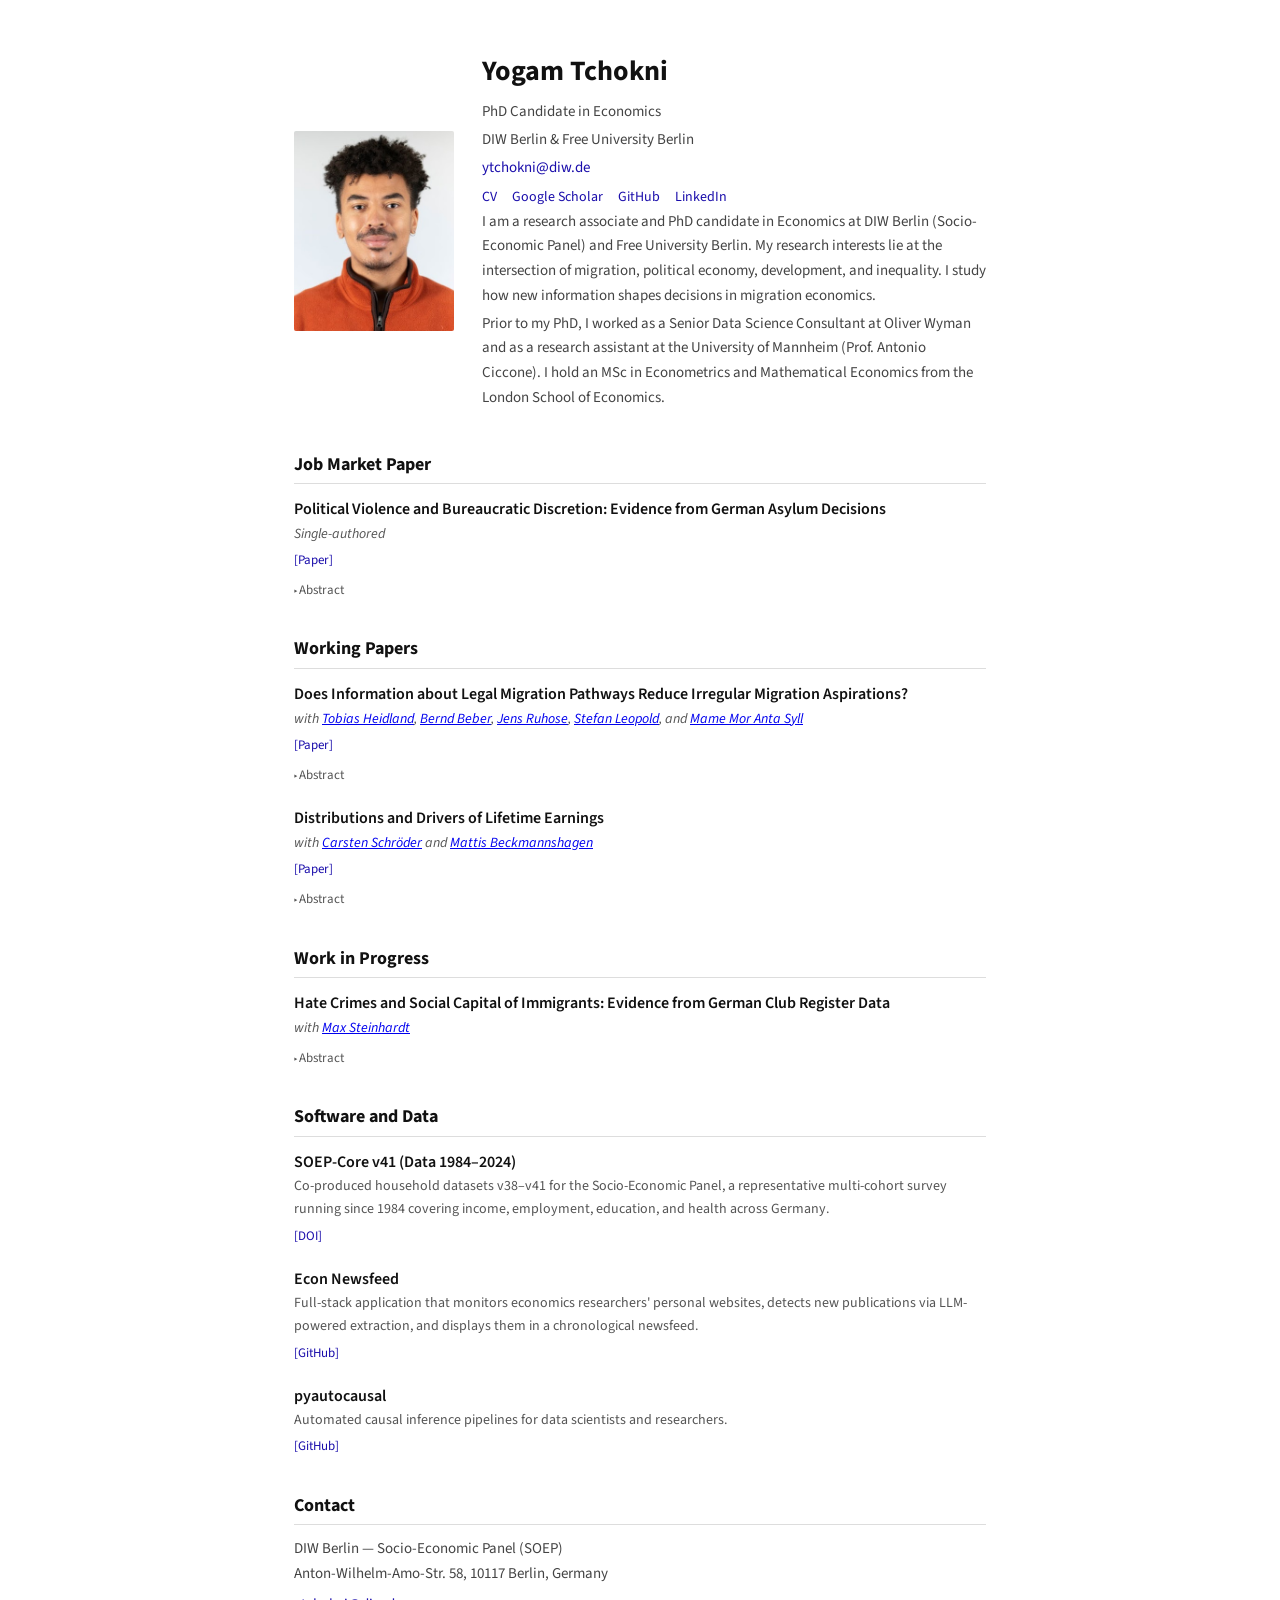
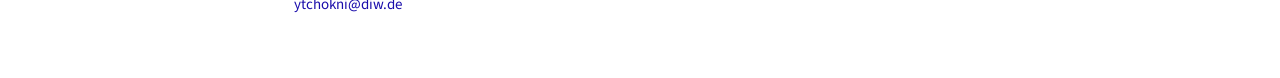
<file: index.html>
<!DOCTYPE html>
<html lang="en">
<head>
  <meta charset="UTF-8">
  <meta name="viewport" content="width=device-width, initial-scale=1.0">
  <title>Yogam Tchokni</title>
  <meta name="description" content="Yogam Tchokni — PhD Candidate in Economics at DIW Berlin & Free University Berlin. Research on migration, political economy, development, and inequality.">
  <meta name="google-site-verification" content="cMK3vFH2J3JyD0IH3q8hCK50J7rW791qs_cRIo9Cpps">
  <meta name="keywords" content="Yogam Tchokni, economics, migration, political economy, development, inequality, DIW Berlin, Free University Berlin">
  <meta property="og:title" content="Yogam Tchokni — Economics PhD Candidate">
  <meta property="og:description" content="Research on migration, political economy, development, and inequality. DIW Berlin & Free University Berlin.">
  <meta property="og:type" content="website">
  <meta property="og:url" content="https://ytchokni.github.io">
  <meta property="og:image" content="https://ytchokni.github.io/profile.jpg">
  <meta name="twitter:card" content="summary">
  <link rel="stylesheet" href="style.css">
</head>
<body>

<div class="page" id="page"></div>

<script src="content.js"></script>
<script>
function renderPaper(p, showPaperLink) {
  const titleHtml = p.title;

  let linksHtml = "";
  if (showPaperLink && p.paper) {
    linksHtml += `<a class="paper-link" href="${p.paper}" style="margin-right:8px">[Paper]</a>`;
  }
  if (p.github) {
    linksHtml += `<a class="paper-link" href="${p.github}" style="margin-right:8px">[GitHub]</a>`;
  }
  if (p.doi) {
    linksHtml += `<a class="paper-link" href="${p.doi}" style="margin-right:8px">[DOI]</a>`;
  }

  const abstractHtml = p.abstract
    ? `<details><summary>Abstract</summary><div class="abstract-text">${p.abstract}</div></details>`
    : "";

  return `<div class="paper">
    <div class="title">${titleHtml}</div>
    ${p.authors ? `<div class="authors">${p.authors}</div>` : ""}
    ${p.description ? `<div class="description">${p.description}</div>` : ""}
    ${linksHtml}
    ${abstractHtml}
  </div>`;
}

const c = content;
const page = document.getElementById("page");

page.innerHTML = `
  <div class="header">
    <img class="photo" src="profile.jpg" alt="Yogam Tchokni">
    <div class="header-text">
      <h1>${c.name}</h1>
      <p>${c.title}</p>
      <p>${c.affiliation}</p>
      <p><a href="mailto:${c.contact.email}">${c.contact.email}</a></p>
      <div class="links">
        ${c.links.filter(l => !l.url.startsWith('mailto:')).map(l => `<a href="${l.url}">${l.label}</a>`).join("\n        ")}
      </div>
      ${c.bio.map(p => `<p class="bio">${p}</p>`).join("\n      ")}
    </div>
  </div>

  <h2>Job Market Paper</h2>
  ${renderPaper(c.jmp, true)}

  <h2>Working Papers</h2>
  ${c.workingPapers.map(p => renderPaper(p, true)).join("\n  ")}

  <h2>Work in Progress</h2>
  ${c.workInProgress.map(p => renderPaper(p, false)).join("\n  ")}

  <h2>Software and Data</h2>
  ${c.softwareAndData.map(p => renderPaper(p, false)).join("\n  ")}

  <h2>Contact</h2>
  <div class="contact-info">
    <p>${c.contact.institution}</p>
    <p>${c.contact.address}</p>
    <p style="margin-top:6px"><a href="mailto:${c.contact.email}">${c.contact.email}</a></p>
  </div>
`;

</script>

</body>
</html>
</file>
<file: style.css>
@import url('https://fonts.googleapis.com/css2?family=Source+Sans+3:ital,wght@0,400;0,600;0,700;1,400&display=swap');

* { margin: 0; padding: 0; box-sizing: border-box; }

body {
  font-family: 'Source Sans 3', 'Helvetica Neue', Helvetica, sans-serif;
  background: #fff;
  color: #222;
  line-height: 1.65;
  font-size: 16px;
}

.page {
  max-width: 740px;
  margin: 0 auto;
  padding: 48px 24px 60px;
}

/* Header */
.header {
  display: flex;
  gap: 28px;
  align-items: center;
  margin-bottom: 36px;
}

.photo {
  width: 160px;
  height: 200px;
  flex-shrink: 0;
  object-fit: cover;
  object-position: top;
  border-radius: 2px;
}

.header-text h1 {
  font-size: 28px;
  font-weight: 700;
  color: #111;
  margin-bottom: 6px;
}

.header-text p {
  font-size: 15px;
  color: #444;
  margin-bottom: 3px;
}

.header-text .research-interests {
  margin-top: 8px;
  font-size: 14px;
  color: #555;
}

.header-text a {
  color: #1a0dab;
  text-decoration: none;
}

.header-text a:hover {
  text-decoration: underline;
}

.header-text .links {
  margin-top: 6px;
  font-size: 14px;
}

.header-text .links a {
  color: #1a0dab;
  text-decoration: none;
  margin-right: 12px;
}

.header-text .links a:hover {
  text-decoration: underline;
}

/* Bio */
.bio {
  font-size: 14px;
  color: #444;
  margin-bottom: 8px;
}

.bio:first-of-type {
  margin-top: 10px;
}

.bio a {
  color: #1a0dab;
  text-decoration: none;
}

.bio a:hover {
  text-decoration: underline;
}

/* Sections */
h2 {
  font-size: 18px;
  font-weight: 700;
  color: #111;
  margin-top: 32px;
  margin-bottom: 12px;
  padding-bottom: 4px;
  border-bottom: 1px solid #ddd;
}

/* Papers */
.paper {
  margin-bottom: 18px;
}

.paper .title {
  font-weight: 600;
  color: #111;
}

.paper .title a {
  color: #1a0dab;
  text-decoration: none;
}

.paper .title a:hover {
  text-decoration: underline;
}

.paper .authors {
  font-size: 14px;
  color: #555;
  font-style: italic;
}

.paper .description {
  font-size: 14px;
  color: #555;
}

.paper-link {
  font-size: 13px;
  color: #1a0dab;
  text-decoration: none;
}

.paper-link:hover {
  text-decoration: underline;
}

/* Abstract fold */
.paper details {
  margin-top: 4px;
}

.paper details summary {
  font-size: 13px;
  color: #555;
  cursor: pointer;
  list-style: none;
  display: inline;
}

.paper details summary::-webkit-details-marker {
  display: none;
}

.paper details summary::before {
  content: '▸ ';
  font-size: 11px;
}

.paper details[open] summary::before {
  content: '▾ ';
}

.paper details .abstract-text {
  font-size: 14px;
  color: #444;
  margin-top: 8px;
  line-height: 1.65;
  padding-left: 12px;
  border-left: 2px solid #e0e0e0;
}

/* Contact */
.contact-info {
  font-size: 15px;
  color: #444;
}

.contact-info a {
  color: #1a0dab;
  text-decoration: none;
}

.contact-info a:hover {
  text-decoration: underline;
}

/* Responsive */
@media (max-width: 520px) {
  .header {
    flex-direction: column;
    align-items: center;
    text-align: center;
  }

  .header-text .links {
    justify-content: center;
  }
}
</file>
